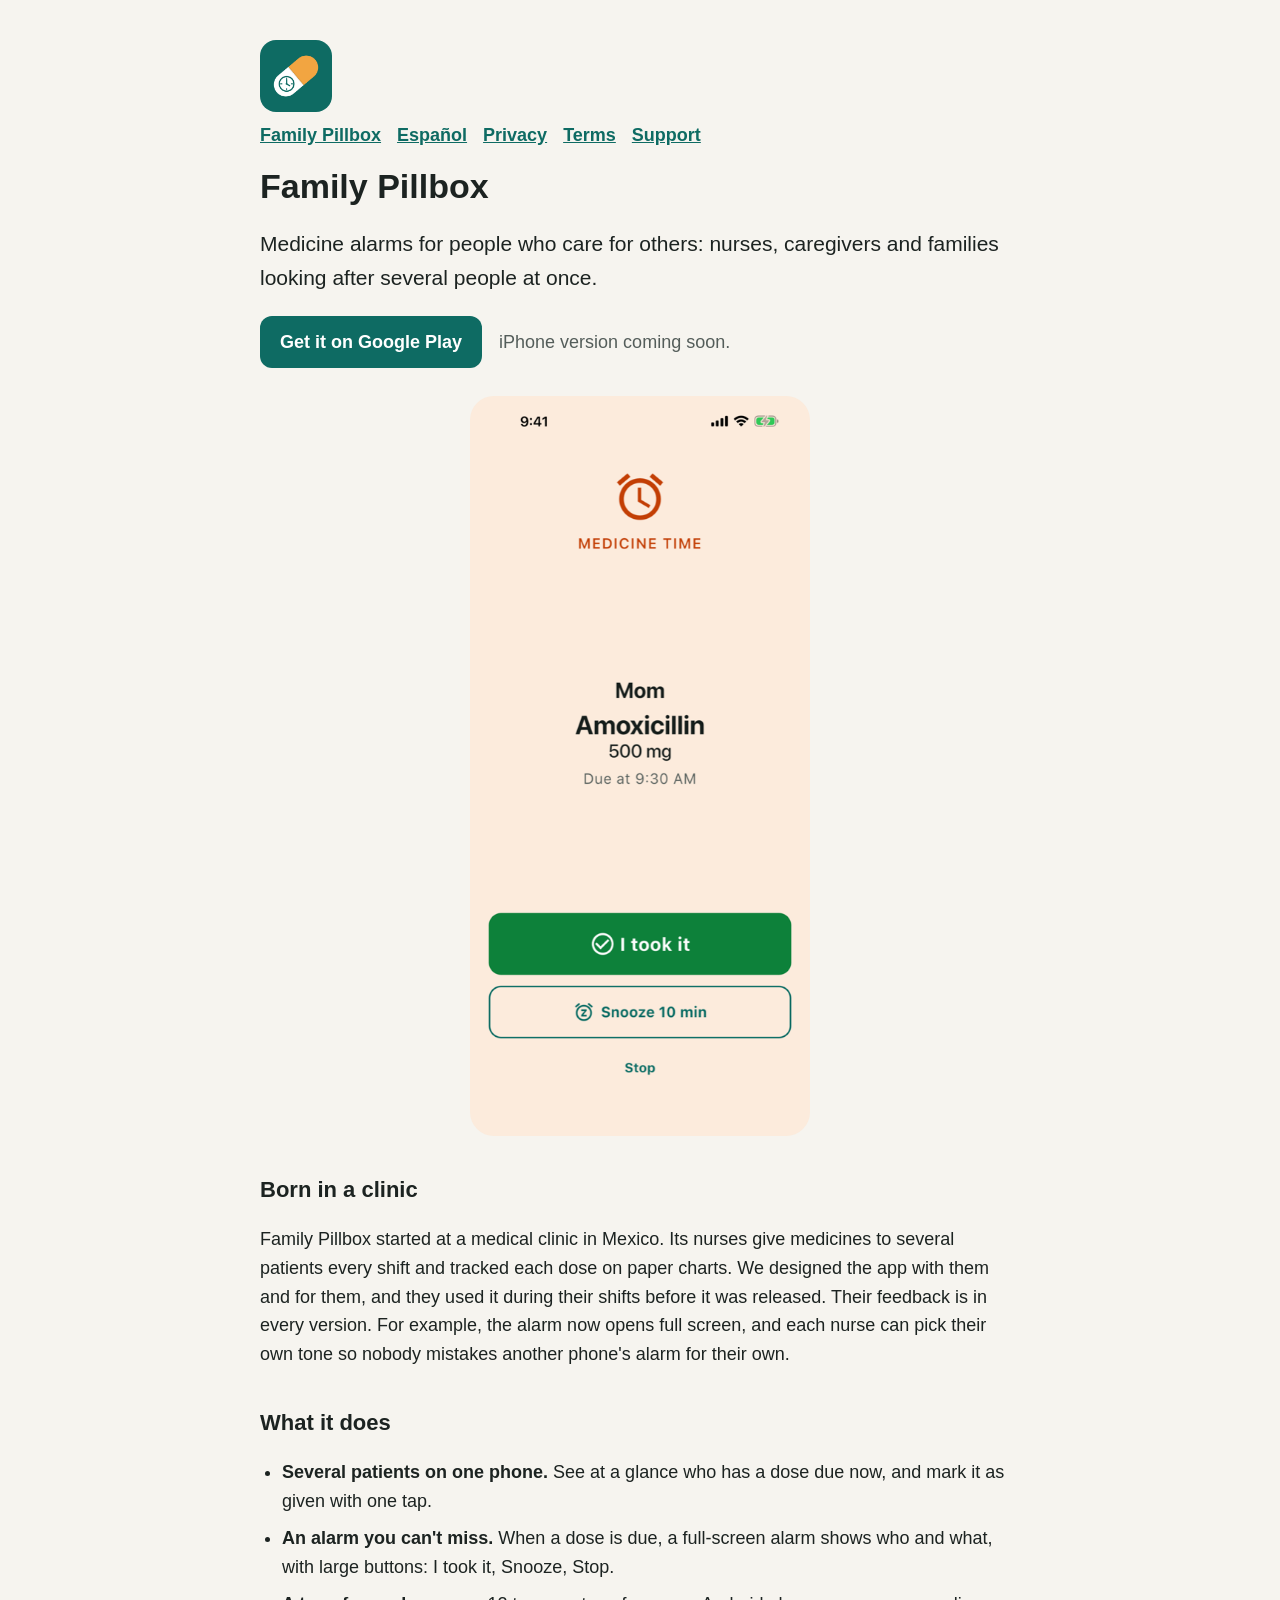
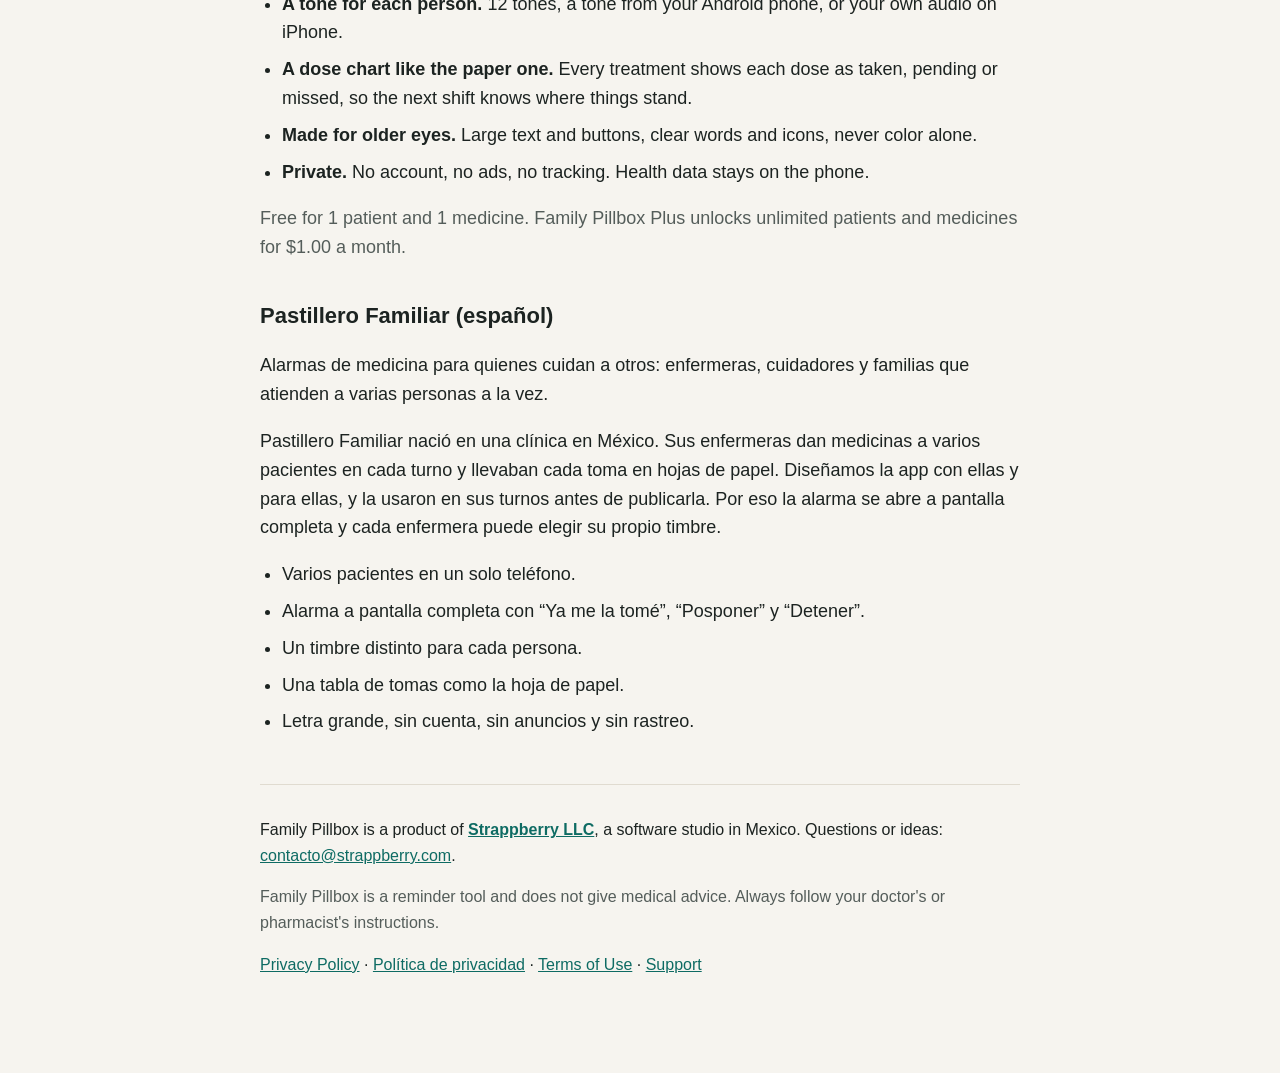
<file: index.html>
<!doctype html><html lang="en"><head><meta charset="utf-8"><meta name="viewport" content="width=device-width,initial-scale=1">
<title>Family Pillbox</title>
<meta name="description" content="Medicine alarms for caregivers, nurses and families: several patients on one phone, full-screen alarms and a different tone for each person. Made by Strappberry.">
<link rel="stylesheet" href="style.css"></head><body><main>
<img class="logo" src="icon.png" alt="Family Pillbox">
<nav><a href="index.html">Family Pillbox</a><a href="#es">Español</a><a href="privacy.html">Privacy</a><a href="terms.html">Terms</a><a href="support.html">Support</a></nav>

<h1>Family Pillbox</h1>
<p class="lead">Medicine alarms for people who care for others: nurses, caregivers and families looking after several people at once.</p>
<p><a class="button" href="https://play.google.com/store/apps/details?id=com.strappberry.pastillero_familiar">Get it on Google Play</a> <span class="muted">iPhone version coming soon.</span></p>
<img class="shot" src="shot-alarm.png" alt="Full-screen medicine alarm with the patient's name and an “I took it” button">

<h2>Born in a clinic</h2>
<p>Family Pillbox started at a medical clinic in Mexico. Its nurses give medicines to several patients every shift and tracked each dose on paper charts. We designed the app with them and for them, and they used it during their shifts before it was released. Their feedback is in every version. For example, the alarm now opens full screen, and each nurse can pick their own tone so nobody mistakes another phone's alarm for their own.</p>

<h2>What it does</h2>
<ul>
<li><strong>Several patients on one phone.</strong> See at a glance who has a dose due now, and mark it as given with one tap.</li>
<li><strong>An alarm you can't miss.</strong> When a dose is due, a full-screen alarm shows who and what, with large buttons: I took it, Snooze, Stop.</li>
<li><strong>A tone for each person.</strong> 12 tones, a tone from your Android phone, or your own audio on iPhone.</li>
<li><strong>A dose chart like the paper one.</strong> Every treatment shows each dose as taken, pending or missed, so the next shift knows where things stand.</li>
<li><strong>Made for older eyes.</strong> Large text and buttons, clear words and icons, never color alone.</li>
<li><strong>Private.</strong> No account, no ads, no tracking. Health data stays on the phone.</li>
</ul>
<p class="muted">Free for 1 patient and 1 medicine. Family Pillbox Plus unlocks unlimited patients and medicines for $1.00 a month.</p>

<h2 id="es">Pastillero Familiar (español)</h2>
<p>Alarmas de medicina para quienes cuidan a otros: enfermeras, cuidadores y familias que atienden a varias personas a la vez.</p>
<p>Pastillero Familiar nació en una clínica en México. Sus enfermeras dan medicinas a varios pacientes en cada turno y llevaban cada toma en hojas de papel. Diseñamos la app con ellas y para ellas, y la usaron en sus turnos antes de publicarla. Por eso la alarma se abre a pantalla completa y cada enfermera puede elegir su propio timbre.</p>
<ul>
<li>Varios pacientes en un solo teléfono.</li>
<li>Alarma a pantalla completa con “Ya me la tomé”, “Posponer” y “Detener”.</li>
<li>Un timbre distinto para cada persona.</li>
<li>Una tabla de tomas como la hoja de papel.</li>
<li>Letra grande, sin cuenta, sin anuncios y sin rastreo.</li>
</ul>

<footer>
<p>Family Pillbox is a product of <a href="https://strappberry.com"><strong>Strappberry LLC</strong></a>, a software studio in Mexico. Questions or ideas: <a href="mailto:contacto@strappberry.com">contacto@strappberry.com</a>.</p>
<p class="muted">Family Pillbox is a reminder tool and does not give medical advice. Always follow your doctor's or pharmacist's instructions.</p>
<p><a href="privacy.html">Privacy Policy</a> · <a href="privacidad.html">Política de privacidad</a> · <a href="terms.html">Terms of Use</a> · <a href="support.html">Support</a></p>
</footer>
</main></body></html>
</file>
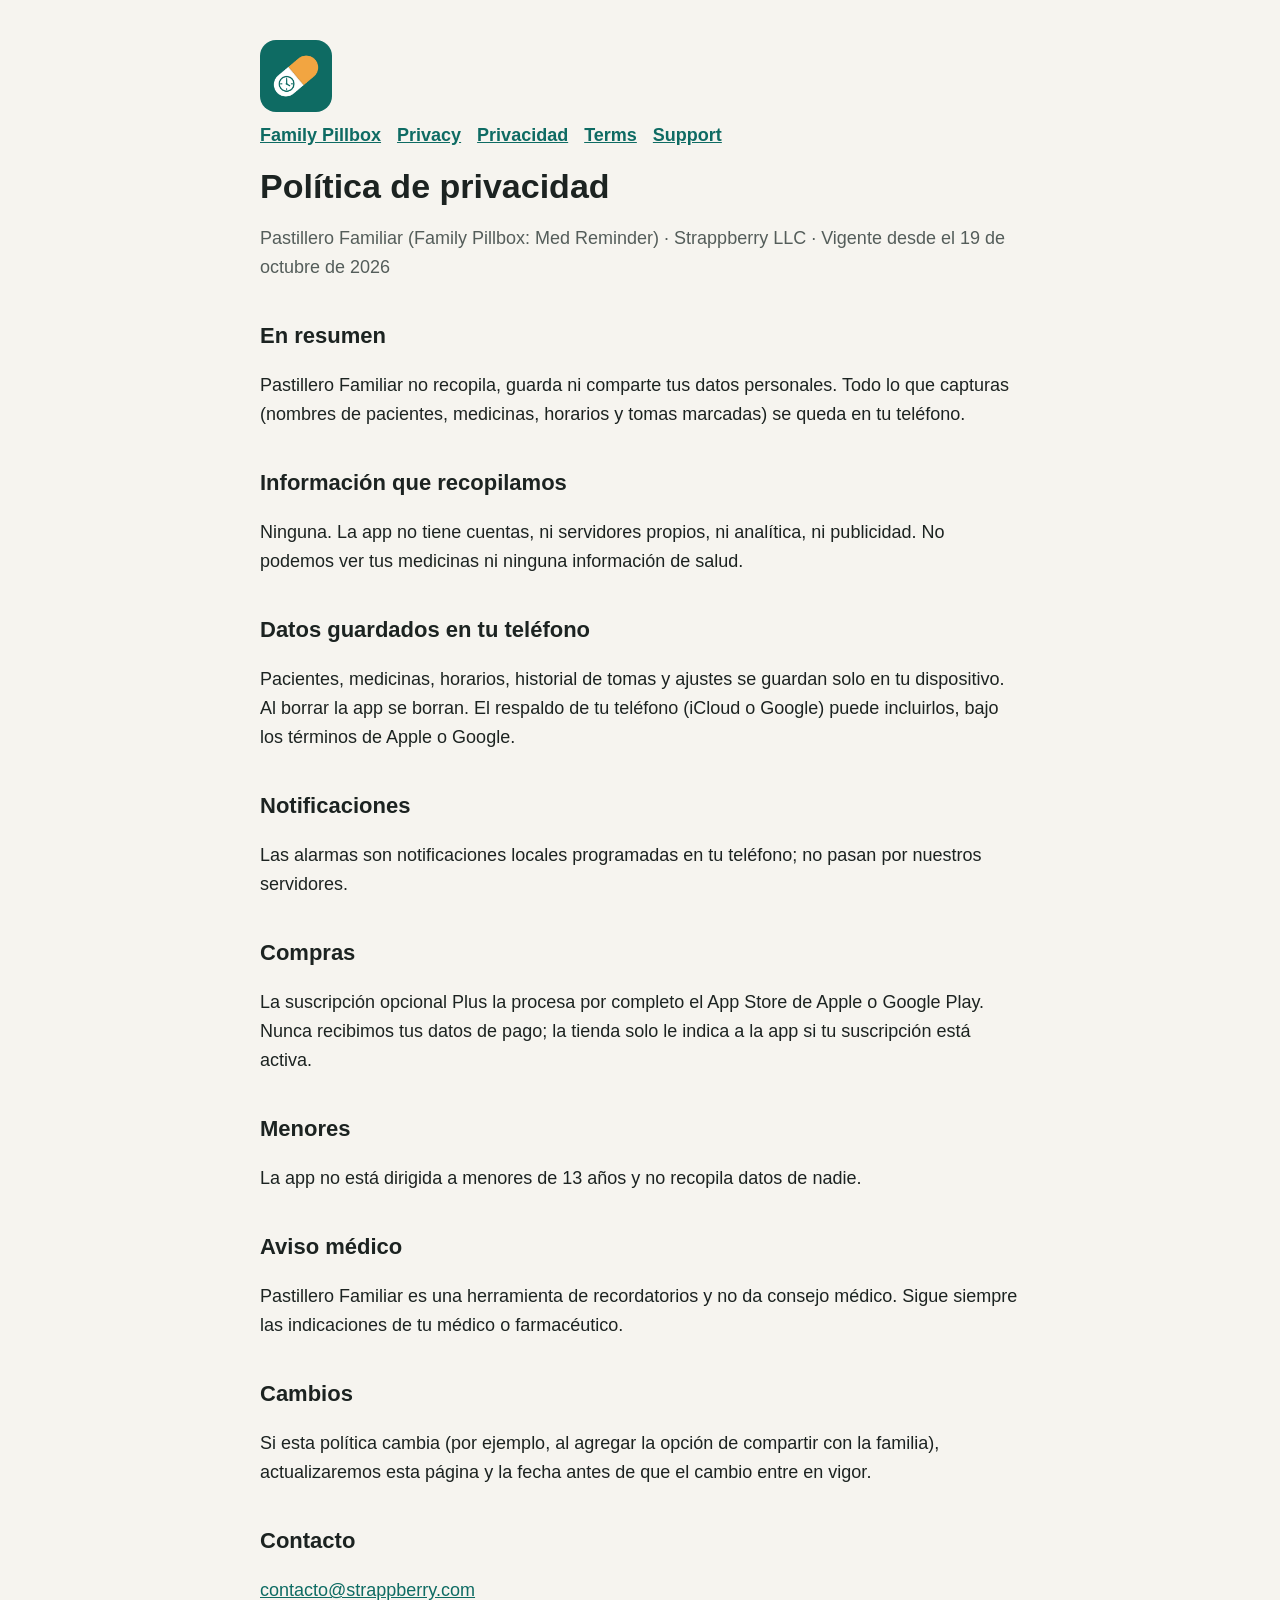
<file: privacidad.html>
<!doctype html><html lang="es"><head><meta charset="utf-8"><meta name="viewport" content="width=device-width,initial-scale=1">
<title>Política de privacidad – Pastillero Familiar</title><link rel="stylesheet" href="style.css"></head><body><main>
<img class="logo" src="icon.png" alt="Family Pillbox">
<nav><a href="index.html">Family Pillbox</a><a href="privacy.html">Privacy</a><a href="privacidad.html">Privacidad</a><a href="terms.html">Terms</a><a href="support.html">Support</a></nav>
<h1>Política de privacidad</h1><p class="muted">Pastillero Familiar (Family Pillbox: Med Reminder) · Strappberry LLC · Vigente desde el 19 de octubre de 2026</p>
<h2>En resumen</h2><p>Pastillero Familiar no recopila, guarda ni comparte tus datos personales. Todo lo que capturas (nombres de pacientes, medicinas, horarios y tomas marcadas) se queda en tu teléfono.</p>
<h2>Información que recopilamos</h2><p>Ninguna. La app no tiene cuentas, ni servidores propios, ni analítica, ni publicidad. No podemos ver tus medicinas ni ninguna información de salud.</p>
<h2>Datos guardados en tu teléfono</h2><p>Pacientes, medicinas, horarios, historial de tomas y ajustes se guardan solo en tu dispositivo. Al borrar la app se borran. El respaldo de tu teléfono (iCloud o Google) puede incluirlos, bajo los términos de Apple o Google.</p>
<h2>Notificaciones</h2><p>Las alarmas son notificaciones locales programadas en tu teléfono; no pasan por nuestros servidores.</p>
<h2>Compras</h2><p>La suscripción opcional Plus la procesa por completo el App Store de Apple o Google Play. Nunca recibimos tus datos de pago; la tienda solo le indica a la app si tu suscripción está activa.</p>
<h2>Menores</h2><p>La app no está dirigida a menores de 13 años y no recopila datos de nadie.</p>
<h2>Aviso médico</h2><p>Pastillero Familiar es una herramienta de recordatorios y no da consejo médico. Sigue siempre las indicaciones de tu médico o farmacéutico.</p>
<h2>Cambios</h2><p>Si esta política cambia (por ejemplo, al agregar la opción de compartir con la familia), actualizaremos esta página y la fecha antes de que el cambio entre en vigor.</p>
<h2>Contacto</h2><p><a href="mailto:contacto@strappberry.com">contacto@strappberry.com</a></p>
</main></body></html>
</file>
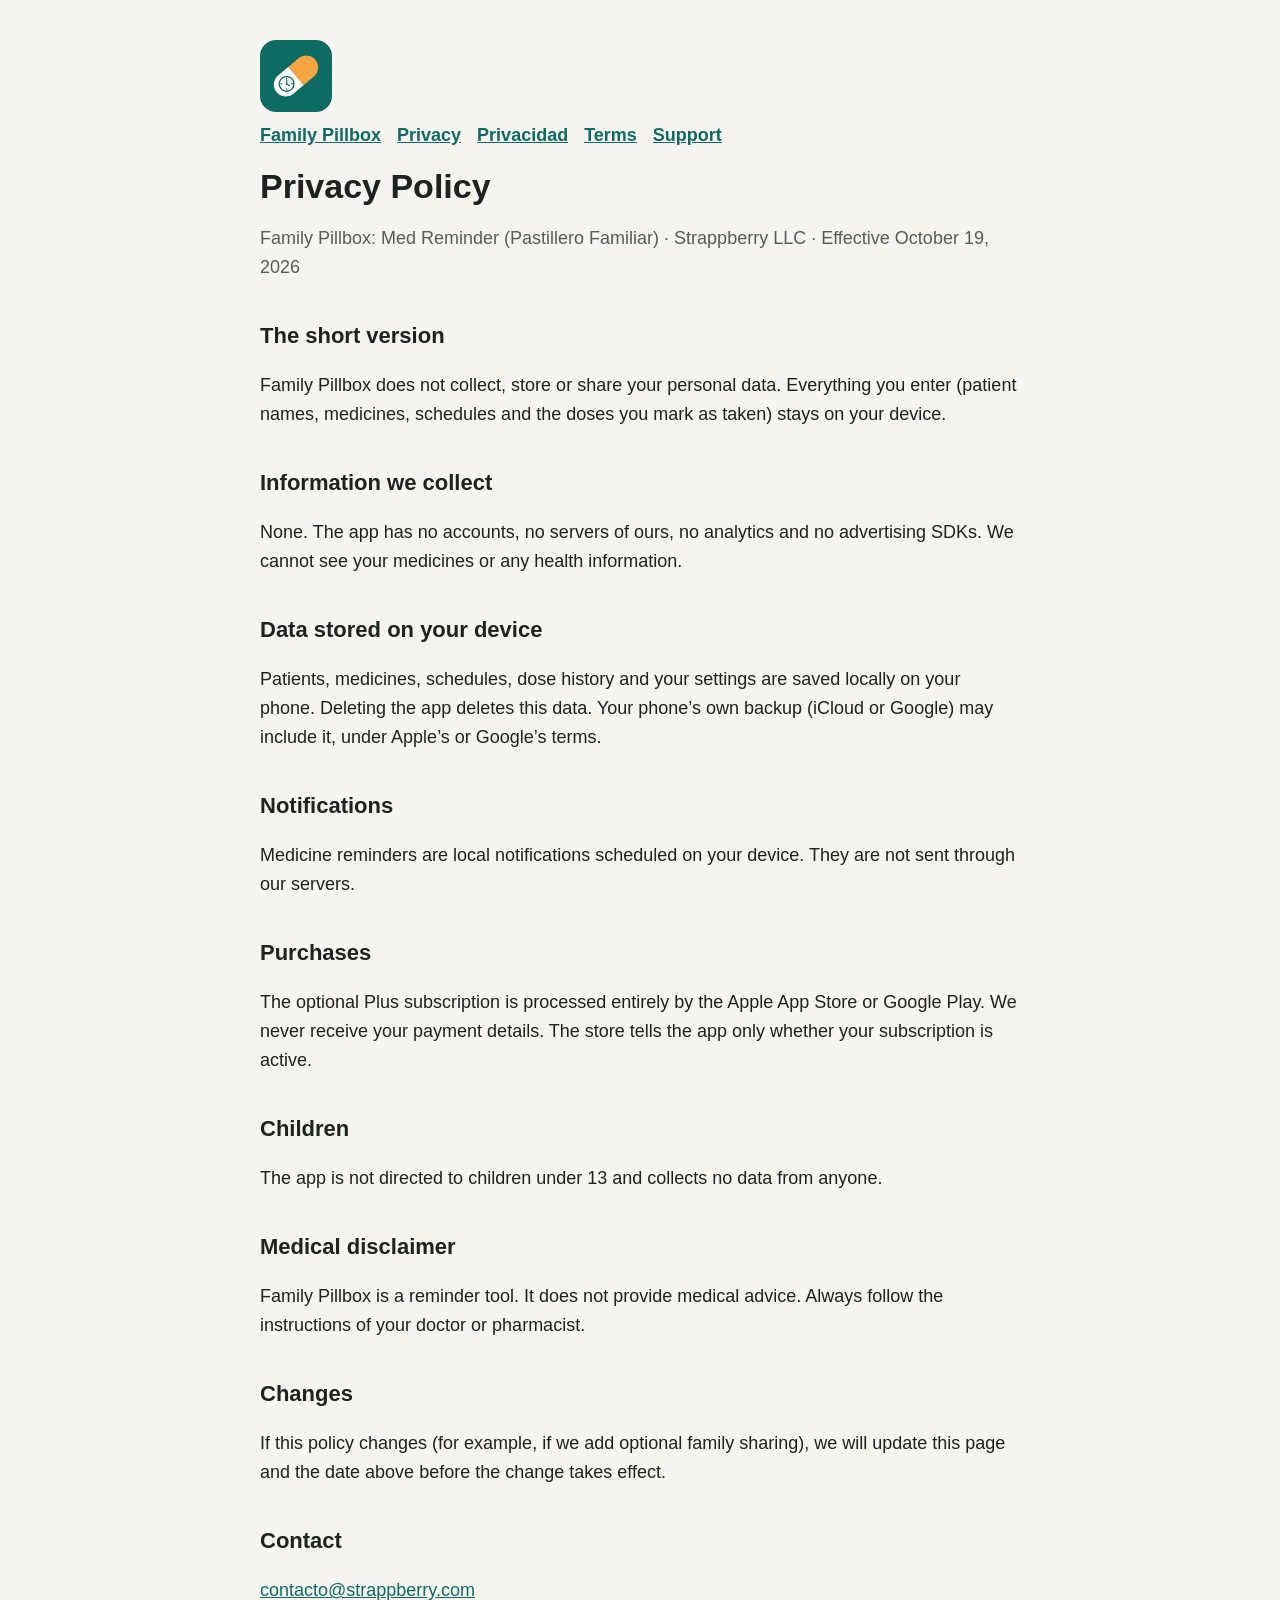
<file: privacy.html>
<!doctype html><html lang="en"><head><meta charset="utf-8"><meta name="viewport" content="width=device-width,initial-scale=1">
<title>Privacy Policy – Family Pillbox</title><link rel="stylesheet" href="style.css"></head><body><main>
<img class="logo" src="icon.png" alt="Family Pillbox">
<nav><a href="index.html">Family Pillbox</a><a href="privacy.html">Privacy</a><a href="privacidad.html">Privacidad</a><a href="terms.html">Terms</a><a href="support.html">Support</a></nav>
<h1>Privacy Policy</h1><p class="muted">Family Pillbox: Med Reminder (Pastillero Familiar) · Strappberry LLC · Effective October 19, 2026</p>
<h2>The short version</h2><p>Family Pillbox does not collect, store or share your personal data. Everything you enter (patient names, medicines, schedules and the doses you mark as taken) stays on your device.</p>
<h2>Information we collect</h2><p>None. The app has no accounts, no servers of ours, no analytics and no advertising SDKs. We cannot see your medicines or any health information.</p>
<h2>Data stored on your device</h2><p>Patients, medicines, schedules, dose history and your settings are saved locally on your phone. Deleting the app deletes this data. Your phone’s own backup (iCloud or Google) may include it, under Apple’s or Google’s terms.</p>
<h2>Notifications</h2><p>Medicine reminders are local notifications scheduled on your device. They are not sent through our servers.</p>
<h2>Purchases</h2><p>The optional Plus subscription is processed entirely by the Apple App Store or Google Play. We never receive your payment details. The store tells the app only whether your subscription is active.</p>
<h2>Children</h2><p>The app is not directed to children under 13 and collects no data from anyone.</p>
<h2>Medical disclaimer</h2><p>Family Pillbox is a reminder tool. It does not provide medical advice. Always follow the instructions of your doctor or pharmacist.</p>
<h2>Changes</h2><p>If this policy changes (for example, if we add optional family sharing), we will update this page and the date above before the change takes effect.</p>
<h2>Contact</h2><p><a href="mailto:contacto@strappberry.com">contacto@strappberry.com</a></p>
</main></body></html>
</file>
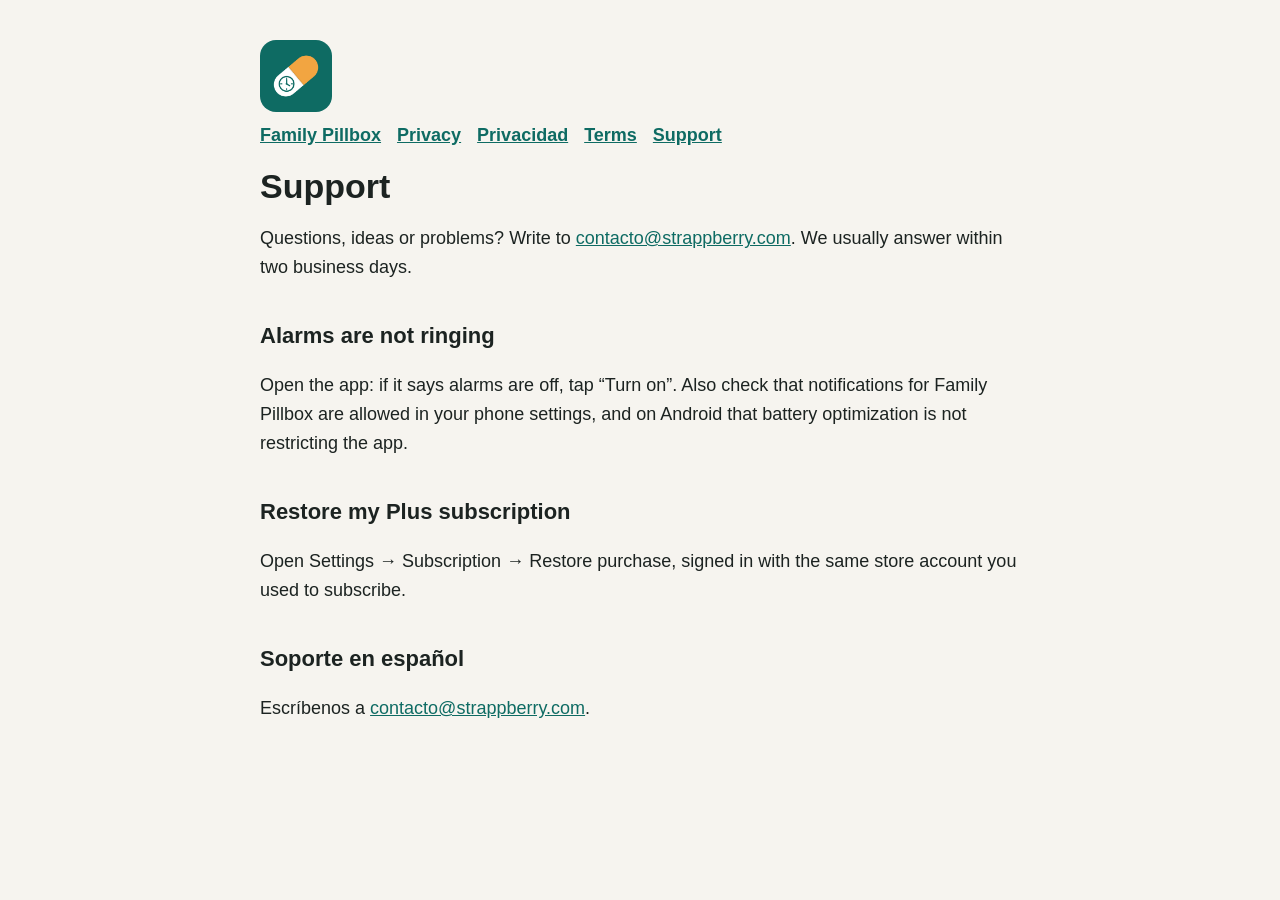
<file: support.html>
<!doctype html><html lang="en"><head><meta charset="utf-8"><meta name="viewport" content="width=device-width,initial-scale=1">
<title>Support – Family Pillbox</title><link rel="stylesheet" href="style.css"></head><body><main>
<img class="logo" src="icon.png" alt="Family Pillbox">
<nav><a href="index.html">Family Pillbox</a><a href="privacy.html">Privacy</a><a href="privacidad.html">Privacidad</a><a href="terms.html">Terms</a><a href="support.html">Support</a></nav>
<h1>Support</h1><p>Questions, ideas or problems? Write to <a href="mailto:contacto@strappberry.com">contacto@strappberry.com</a>. We usually answer within two business days.</p>
<h2>Alarms are not ringing</h2><p>Open the app: if it says alarms are off, tap “Turn on”. Also check that notifications for Family Pillbox are allowed in your phone settings, and on Android that battery optimization is not restricting the app.</p>
<h2>Restore my Plus subscription</h2><p>Open Settings → Subscription → Restore purchase, signed in with the same store account you used to subscribe.</p>
<h2>Soporte en español</h2><p>Escríbenos a <a href="mailto:contacto@strappberry.com">contacto@strappberry.com</a>.</p>
</main></body></html>
</file>
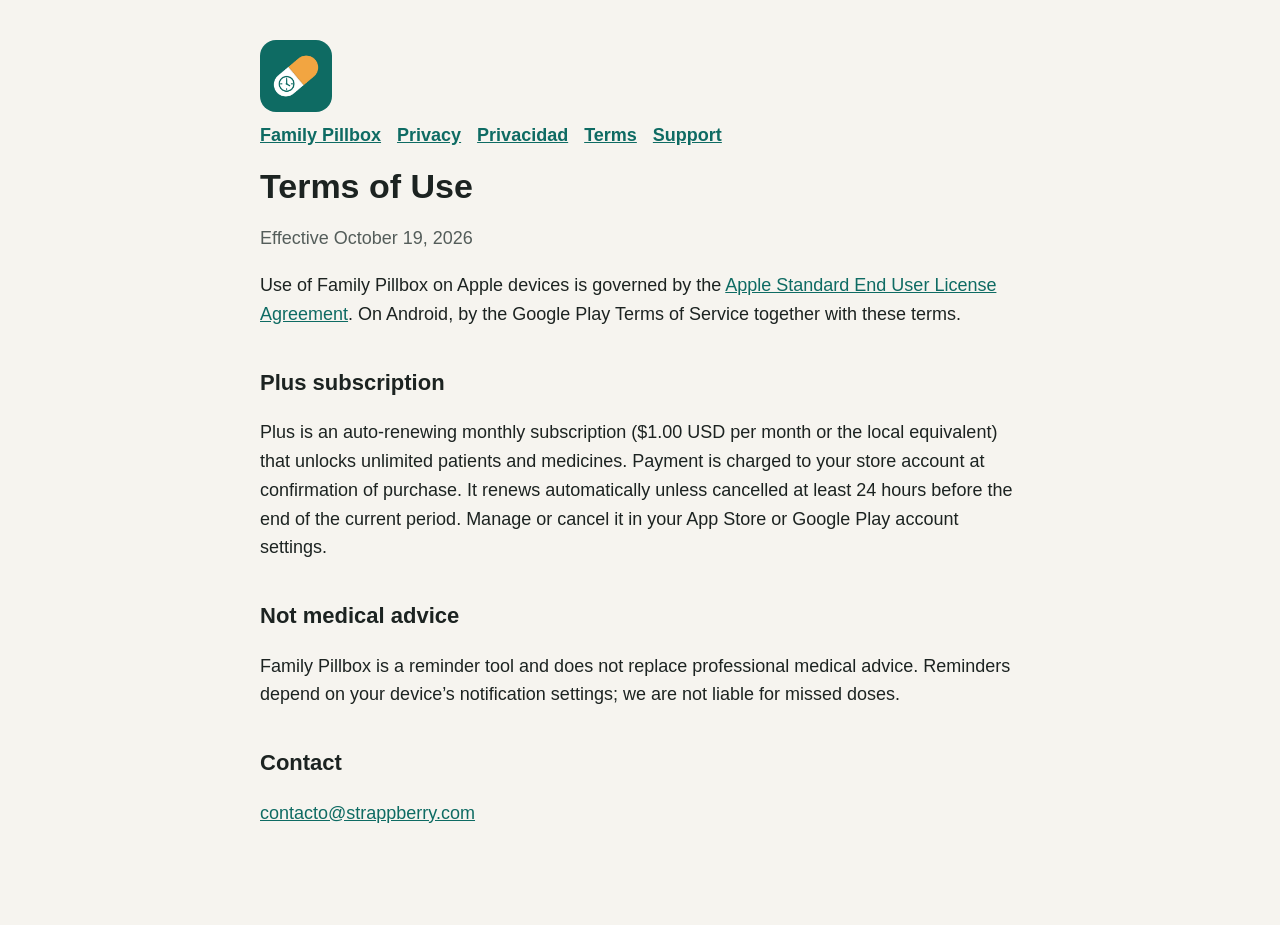
<file: terms.html>
<!doctype html><html lang="en"><head><meta charset="utf-8"><meta name="viewport" content="width=device-width,initial-scale=1">
<title>Terms of Use – Family Pillbox</title><link rel="stylesheet" href="style.css"></head><body><main>
<img class="logo" src="icon.png" alt="Family Pillbox">
<nav><a href="index.html">Family Pillbox</a><a href="privacy.html">Privacy</a><a href="privacidad.html">Privacidad</a><a href="terms.html">Terms</a><a href="support.html">Support</a></nav>
<h1>Terms of Use</h1><p class="muted">Effective October 19, 2026</p>
<p>Use of Family Pillbox on Apple devices is governed by the <a href="https://www.apple.com/legal/internet-services/itunes/dev/stdeula/">Apple Standard End User License Agreement</a>. On Android, by the Google Play Terms of Service together with these terms.</p>
<h2>Plus subscription</h2><p>Plus is an auto-renewing monthly subscription ($1.00 USD per month or the local equivalent) that unlocks unlimited patients and medicines. Payment is charged to your store account at confirmation of purchase. It renews automatically unless cancelled at least 24 hours before the end of the current period. Manage or cancel it in your App Store or Google Play account settings.</p>
<h2>Not medical advice</h2><p>Family Pillbox is a reminder tool and does not replace professional medical advice. Reminders depend on your device’s notification settings; we are not liable for missed doses.</p>
<h2>Contact</h2><p><a href="mailto:contacto@strappberry.com">contacto@strappberry.com</a></p>
</main></body></html>
</file>
<file: style.css>
:root{--ink:#1C2321;--muted:#545D5A;--brand:#0E6B63;--bg:#F6F4EF}
body{margin:0;background:var(--bg);color:var(--ink);font:18px/1.6 -apple-system,BlinkMacSystemFont,"Segoe UI",sans-serif}
main{max-width:760px;margin:0 auto;padding:40px 20px 80px}
h1{font-size:34px;line-height:1.2;margin:16px 0 8px}h2{font-size:22px;margin-top:36px}
a{color:var(--brand)}.muted{color:var(--muted)}nav a{margin-right:16px;font-weight:600}
img.logo{width:72px;height:72px;border-radius:16px}
.lead{font-size:21px}
a.button{display:inline-block;background:var(--brand);color:#fff;text-decoration:none;font-weight:700;padding:12px 20px;border-radius:12px;margin-right:12px}
img.shot{display:block;width:100%;max-width:340px;margin:28px auto;border-radius:24px}
ul{padding-left:22px}li{margin:8px 0}
footer{margin-top:48px;border-top:1px solid #E0DBD0;padding-top:16px;font-size:16px}
nav{display:flex;flex-wrap:wrap;gap:4px 16px}nav a{margin-right:0}
</file>
